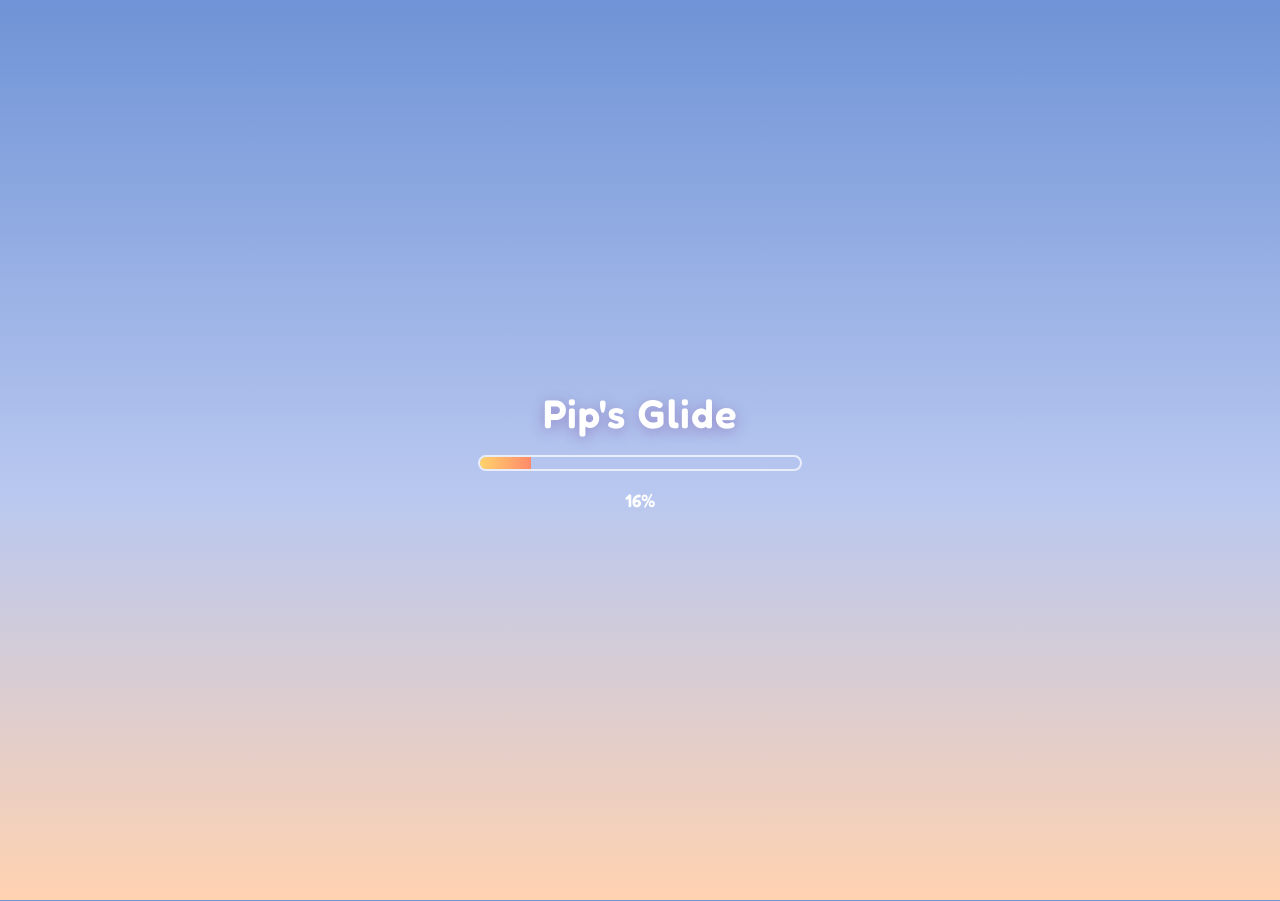
<file: index.html>
<!doctype html>
<html lang="en">
  <head>
    <meta charset="utf-8" />
    <meta
      name="viewport"
      content="width=device-width, initial-scale=1, maximum-scale=1, user-scalable=no, viewport-fit=cover"
    />
    <meta name="apple-mobile-web-app-capable" content="yes" />
    <meta name="mobile-web-app-capable" content="yes" />
    <meta name="theme-color" content="#6f93d6" />
    <title>Pip's Glide</title>
    <meta
      name="description"
      content="Pip's Glide: launch Pip from a sky island and glide as far as you can. A 3D flying game by Nerojust."
    />
    <link rel="manifest" href="./manifest.webmanifest" />
    <link rel="icon" type="image/png" sizes="192x192" href="./icons/icon-192.png" />
    <link rel="apple-touch-icon" href="./icons/apple-touch-icon.png" />
    <style>#loader{z-index:20;color:#fff;background:linear-gradient(#6f93d6,#b9c8f0 55%,#ffd2b0);flex-direction:column;justify-content:center;align-items:center;gap:18px;font:600 18px Fredoka,sans-serif;transition:opacity .35s;display:flex;position:fixed;inset:0}#loader h1{letter-spacing:1px;text-shadow:0 3px 14px #7846a073;margin:0;font-size:40px}.loader-track{border:2px solid #ffffffb3;border-radius:8px;width:min(320px,70vw);height:12px;overflow:hidden}.loader-fill{background:linear-gradient(90deg,#ffd36b,#ff8a6b);width:1%;height:100%}#loader.loader-hide{opacity:0;pointer-events:none}#loader.loader-error .loader-track{display:none}</style>
    <script type="module" crossorigin src="./assets/index-6Eo_oXvA.js"></script>
    <link rel="modulepreload" crossorigin href="./assets/dist-WmVykzCl.js">
    <link rel="modulepreload" crossorigin href="./assets/consent-status.enum-CdMsqkrY.js">
    <link rel="modulepreload" crossorigin href="./assets/friends-pc7c630W.js">
    <link rel="modulepreload" crossorigin href="./assets/definitions-BdWVgBTV.js">
    <link rel="stylesheet" crossorigin href="./assets/index-BsMWCaH0.css">
  </head>
  <body>
    <div
      id="loader"
      role="progressbar"
      aria-label="Loading"
      aria-valuemin="1"
      aria-valuemax="100"
      aria-valuenow="1"
    >
      <h1>Pip's Glide</h1>
      <div class="loader-track"><div class="loader-fill"></div></div>
      <div class="loader-percent">1%</div>
    </div>
    <script src="./loader.js"></script>
    <canvas id="game" aria-label="Pip's Glide"></canvas>
    <div id="fade" aria-hidden="true"></div>
    <div id="knob" hidden></div>
    <div id="rotate" role="alert">↻<br />Turn your phone sideways to fly</div>
  </body>
</html>
</file>
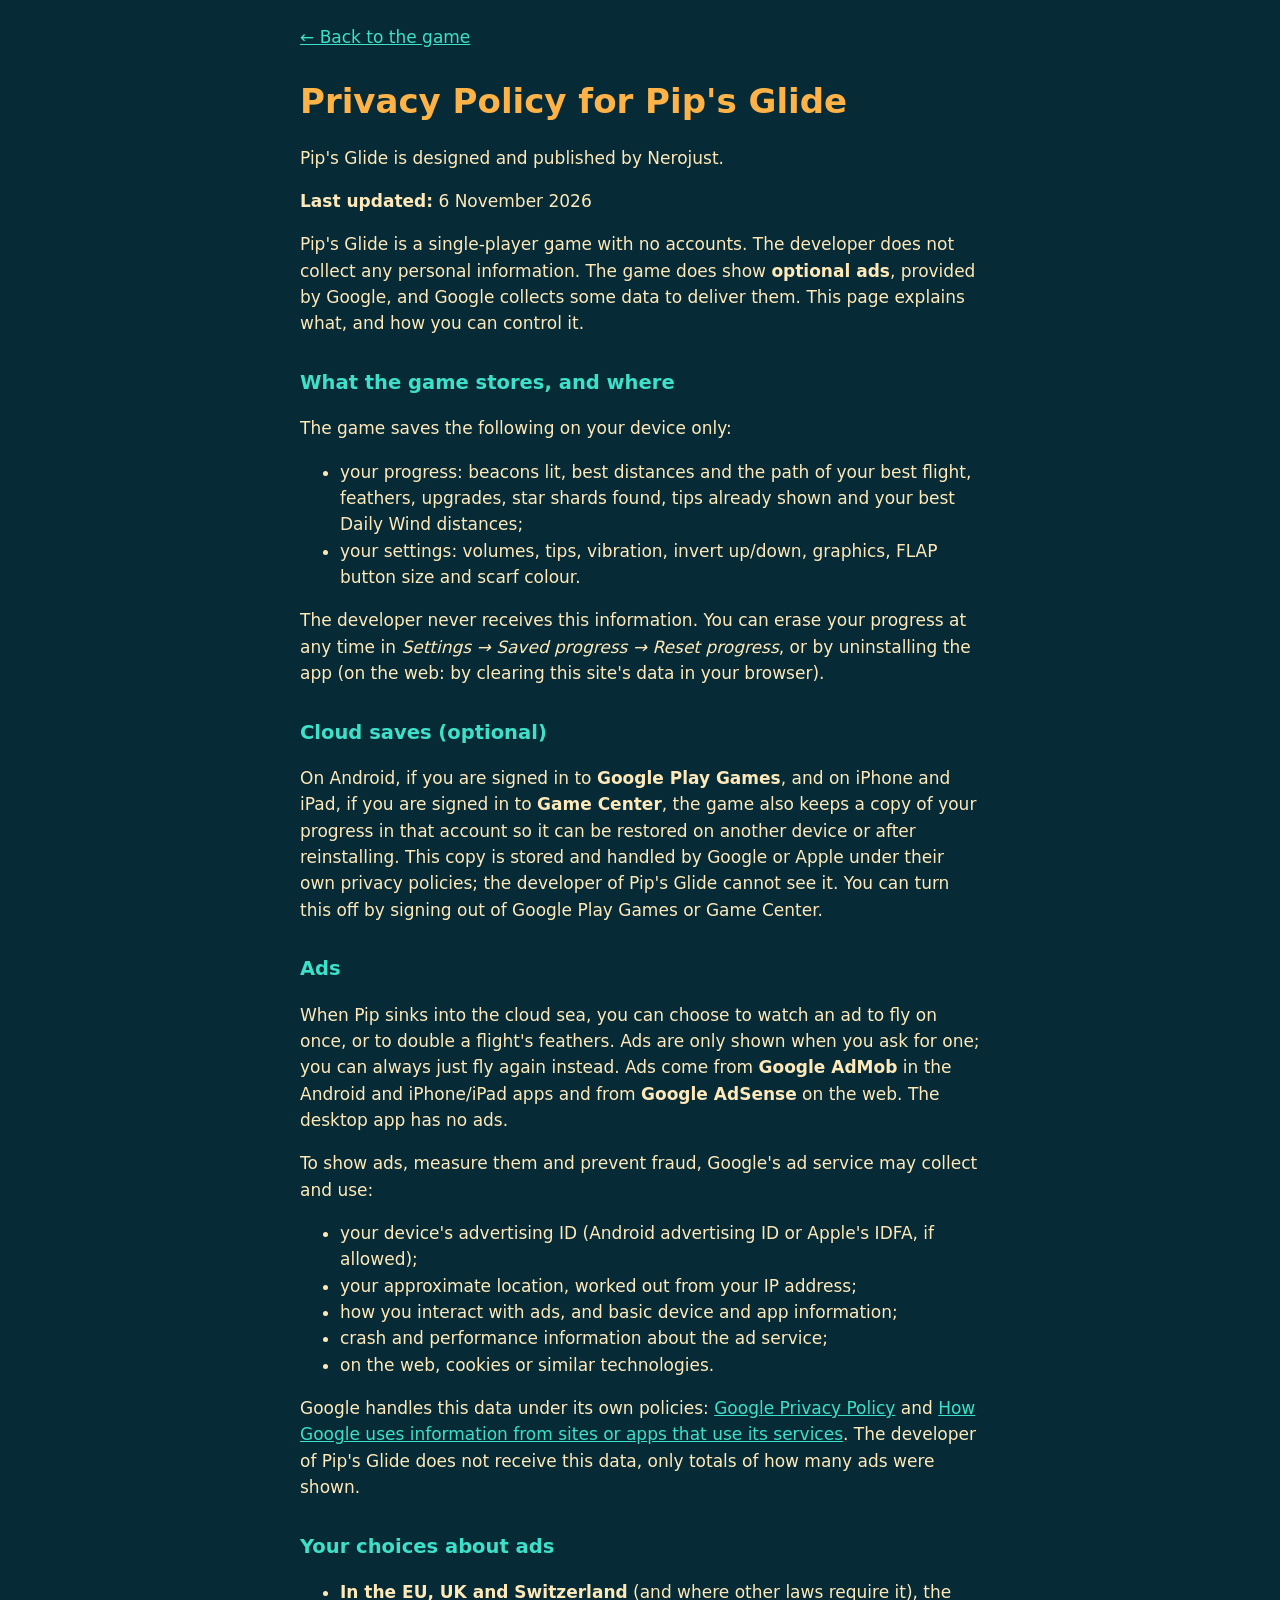
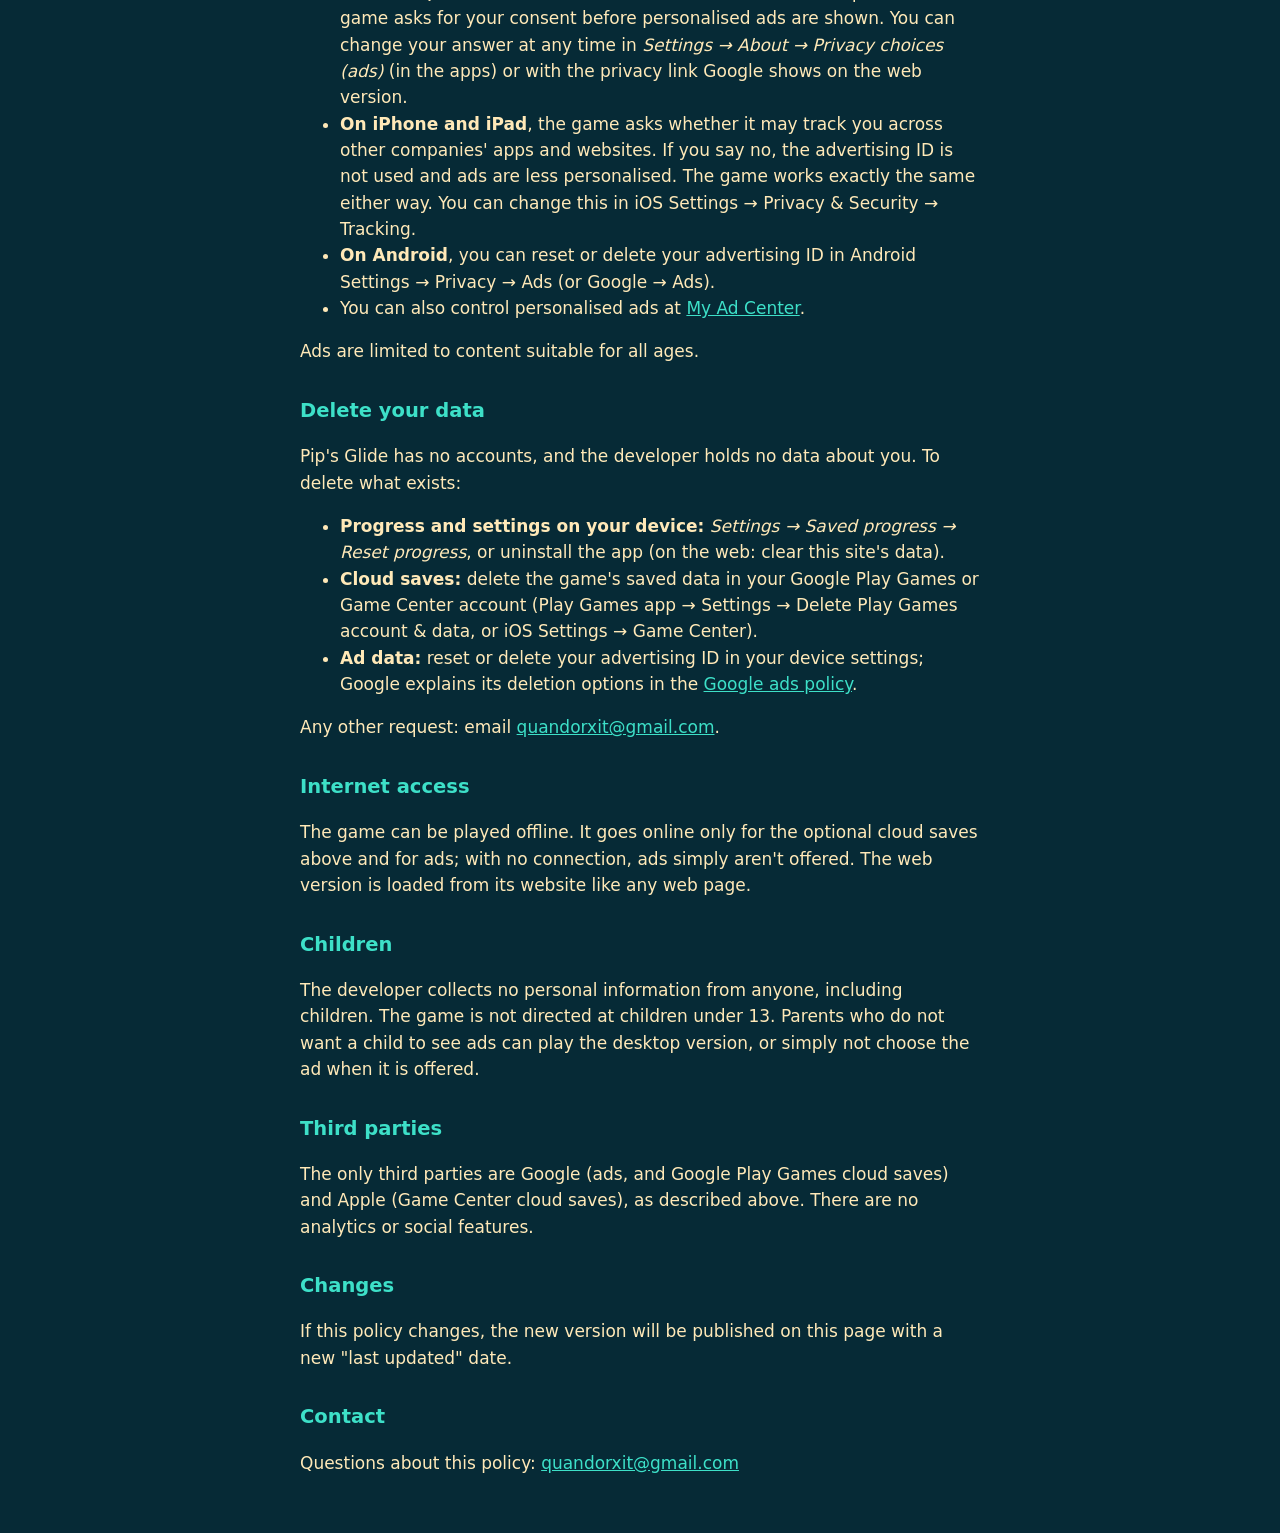
<file: privacy.html>
<!doctype html>
<html lang="en">
  <head>
    <meta charset="utf-8" />
    <meta name="viewport" content="width=device-width, initial-scale=1, viewport-fit=cover" />
    <title>Pip's Glide — Privacy Policy</title>
    <style>
      :root {
        color-scheme: dark;
      }
      body {
        margin: 0;
        padding: max(24px, env(safe-area-inset-top)) 20px 40px;
        background: #062a36;
        color: #ffe9b8;
        font:
          17px/1.55 system-ui,
          -apple-system,
          'Segoe UI',
          sans-serif;
      }
      main {
        max-width: 680px;
        margin: 0 auto;
      }
      h1 {
        color: #ffb347;
        line-height: 1.2;
      }
      h2 {
        margin-top: 1.6em;
        color: #3de0c8;
        font-size: 1.15em;
      }
      a {
        color: #3de0c8;
      }
      .back {
        display: inline-block;
        margin-bottom: 8px;
      }
    </style>
  </head>
  <body>
    <main>
      <a class="back" href="index.html">← Back to the game</a>
      <h1>Privacy Policy for Pip's Glide</h1>
      <p>Pip's Glide is designed and published by Nerojust.</p>
      <p><strong>Last updated:</strong> 6 November 2026</p>

      <p>
        Pip's Glide is a single-player game with no accounts. The developer does not collect any
        personal information. The game does show <strong>optional ads</strong>, provided by Google,
        and Google collects some data to deliver them. This page explains what, and how you can
        control it.
      </p>

      <h2>What the game stores, and where</h2>
      <p>The game saves the following on your device only:</p>
      <ul>
        <li>
          your progress: beacons lit, best distances and the path of your best flight, feathers,
          upgrades, star shards found, tips already shown and your best Daily Wind distances;
        </li>
        <li>
          your settings: volumes, tips, vibration, invert up/down, graphics, FLAP button size and
          scarf colour.
        </li>
      </ul>
      <p>
        The developer never receives this information. You can erase your progress at any time in
        <em>Settings → Saved progress → Reset progress</em>, or by uninstalling the app (on the web:
        by clearing this site's data in your browser).
      </p>

      <h2>Cloud saves (optional)</h2>
      <p>
        On Android, if you are signed in to <strong>Google Play Games</strong>, and on iPhone and
        iPad, if you are signed in to <strong>Game Center</strong>, the game also keeps a copy of
        your progress in that account so it can be restored on another device or after reinstalling.
        This copy is stored and handled by Google or Apple under their own privacy policies; the
        developer of Pip's Glide cannot see it. You can turn this off by signing out of Google Play
        Games or Game Center.
      </p>

      <h2>Ads</h2>
      <p>
        When Pip sinks into the cloud sea, you can choose to watch an ad to fly on once, or to
        double a flight's feathers. Ads are only shown when you ask for one; you can always just fly
        again instead. Ads come from
        <strong>Google AdMob</strong> in the Android and iPhone/iPad apps and from
        <strong>Google AdSense</strong> on the web. The desktop app has no ads.
      </p>
      <p>To show ads, measure them and prevent fraud, Google's ad service may collect and use:</p>
      <ul>
        <li>your device's advertising ID (Android advertising ID or Apple's IDFA, if allowed);</li>
        <li>your approximate location, worked out from your IP address;</li>
        <li>how you interact with ads, and basic device and app information;</li>
        <li>crash and performance information about the ad service;</li>
        <li>on the web, cookies or similar technologies.</li>
      </ul>
      <p>
        Google handles this data under its own policies:
        <a href="https://policies.google.com/privacy">Google Privacy Policy</a> and
        <a href="https://policies.google.com/technologies/partner-sites"
          >How Google uses information from sites or apps that use its services</a
        >. The developer of Pip's Glide does not receive this data, only totals of how many ads were
        shown.
      </p>

      <h2>Your choices about ads</h2>
      <ul>
        <li>
          <strong>In the EU, UK and Switzerland</strong> (and where other laws require it), the game
          asks for your consent before personalised ads are shown. You can change your answer at any
          time in <em>Settings → About → Privacy choices (ads)</em> (in the apps) or with the
          privacy link Google shows on the web version.
        </li>
        <li>
          <strong>On iPhone and iPad</strong>, the game asks whether it may track you across other
          companies' apps and websites. If you say no, the advertising ID is not used and ads are
          less personalised. The game works exactly the same either way. You can change this in iOS
          Settings → Privacy &amp; Security → Tracking.
        </li>
        <li>
          <strong>On Android</strong>, you can reset or delete your advertising ID in Android
          Settings → Privacy → Ads (or Google → Ads).
        </li>
        <li>
          You can also control personalised ads at
          <a href="https://adssettings.google.com">My Ad Center</a>.
        </li>
      </ul>
      <p>Ads are limited to content suitable for all ages.</p>

      <h2 id="delete-your-data">Delete your data</h2>
      <p>
        Pip's Glide has no accounts, and the developer holds no data about you. To delete what
        exists:
      </p>
      <ul>
        <li>
          <strong>Progress and settings on your device:</strong>
          <em>Settings → Saved progress → Reset progress</em>, or uninstall the app (on the web:
          clear this site's data).
        </li>
        <li>
          <strong>Cloud saves:</strong> delete the game's saved data in your Google Play Games or
          Game Center account (Play Games app → Settings → Delete Play Games account &amp; data, or
          iOS Settings → Game Center).
        </li>
        <li>
          <strong>Ad data:</strong> reset or delete your advertising ID in your device settings;
          Google explains its deletion options in the
          <a href="https://policies.google.com/technologies/ads">Google ads policy</a>.
        </li>
      </ul>
      <p>
        Any other request: email <a href="mailto:quandorxit@gmail.com">quandorxit@gmail.com</a>.
      </p>

      <h2>Internet access</h2>
      <p>
        The game can be played offline. It goes online only for the optional cloud saves above and
        for ads; with no connection, ads simply aren't offered. The web version is loaded from its
        website like any web page.
      </p>

      <h2>Children</h2>
      <p>
        The developer collects no personal information from anyone, including children. The game is
        not directed at children under 13. Parents who do not want a child to see ads can play the
        desktop version, or simply not choose the ad when it is offered.
      </p>

      <h2>Third parties</h2>
      <p>
        The only third parties are Google (ads, and Google Play Games cloud saves) and Apple (Game
        Center cloud saves), as described above. There are no analytics or social features.
      </p>

      <h2>Changes</h2>
      <p>
        If this policy changes, the new version will be published on this page with a new "last
        updated" date.
      </p>

      <h2>Contact</h2>
      <p>
        Questions about this policy: <a href="mailto:quandorxit@gmail.com">quandorxit@gmail.com</a>
      </p>
    </main>
  </body>
</html>
</file>
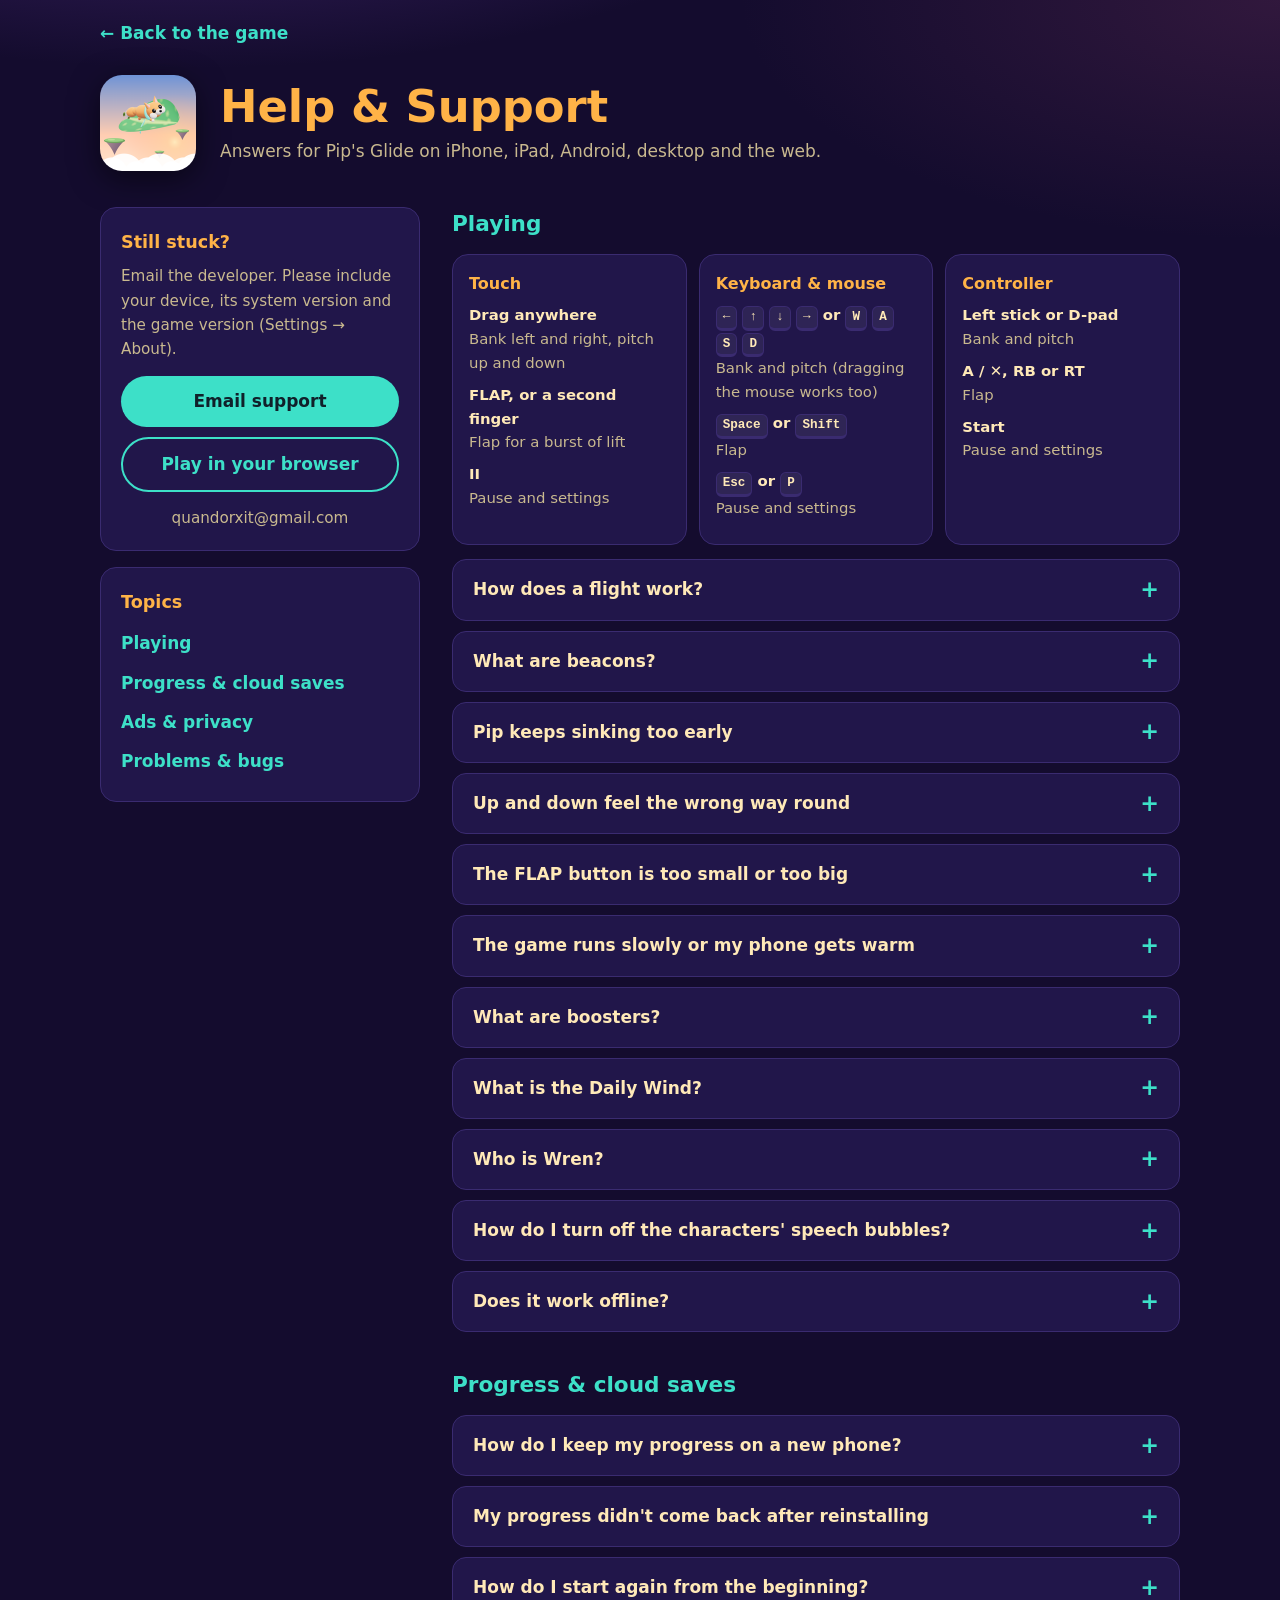
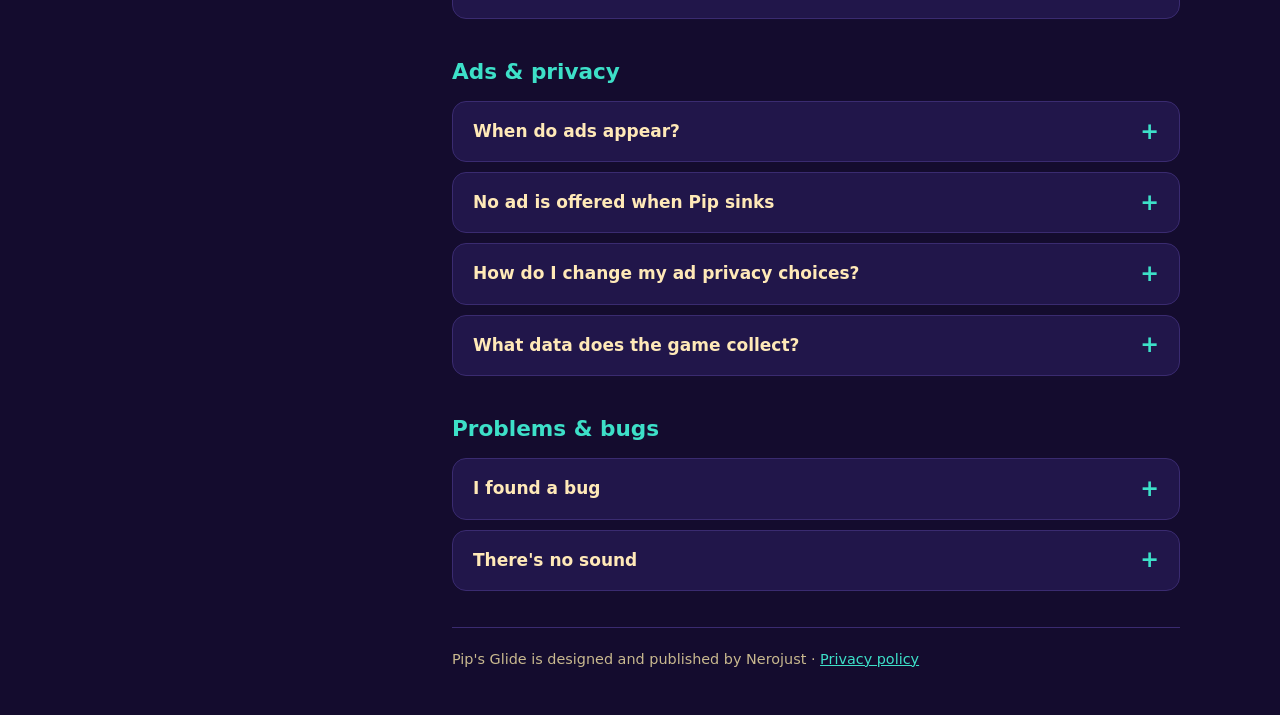
<file: support.html>
<!doctype html>
<html lang="en">
  <head>
    <meta charset="utf-8" />
    <meta name="viewport" content="width=device-width, initial-scale=1, viewport-fit=cover" />
    <title>Pip's Glide — Help &amp; Support</title>
    <meta
      name="description"
      content="Help for Pip's Glide: controls, cloud saves, ads and privacy, and how to contact the developer."
    />
    <link rel="icon" href="icons/icon-192.png" />
    <link rel="stylesheet" href="page.css" />
  </head>
  <body>
    <div class="wrap">
      <a class="back" href="index.html">← Back to the game</a>

      <header>
        <img src="icons/icon-192.png" alt="" />
        <div>
          <h1>Help &amp; Support</h1>
          <p>Answers for Pip's Glide on iPhone, iPad, Android, desktop and the web.</p>
        </div>
      </header>

      <div class="layout">
        <aside>
          <div class="card">
            <h2>Still stuck?</h2>
            <p>
              Email the developer. Please include your device, its system version and the game
              version (Settings → About).
            </p>
            <a class="button" href="mailto:quandorxit@gmail.com?subject=Pip's%20Glide%20support"
              >Email support</a
            >
            <a class="button secondary" href="index.html">Play in your browser</a>
            <p class="email">quandorxit@gmail.com</p>
          </div>
          <nav class="card" aria-label="Topics">
            <h2>Topics</h2>
            <ul>
              <li><a href="#playing">Playing</a></li>
              <li><a href="#progress">Progress &amp; cloud saves</a></li>
              <li><a href="#ads">Ads &amp; privacy</a></li>
              <li><a href="#trouble">Problems &amp; bugs</a></li>
            </ul>
          </nav>
        </aside>

        <main>
          <section id="playing">
            <h2>Playing</h2>
            <div class="controls">
              <div class="card">
                <h3>Touch</h3>
                <dl>
                  <dt>Drag anywhere</dt>
                  <dd>Bank left and right, pitch up and down</dd>
                  <dt>FLAP, or a second finger</dt>
                  <dd>Flap for a burst of lift</dd>
                  <dt>II</dt>
                  <dd>Pause and settings</dd>
                </dl>
              </div>
              <div class="card">
                <h3>Keyboard &amp; mouse</h3>
                <dl>
                  <dt>
                    <kbd>←</kbd> <kbd>↑</kbd> <kbd>↓</kbd> <kbd>→</kbd> or <kbd>W</kbd> <kbd>A</kbd>
                    <kbd>S</kbd> <kbd>D</kbd>
                  </dt>
                  <dd>Bank and pitch (dragging the mouse works too)</dd>
                  <dt><kbd>Space</kbd> or <kbd>Shift</kbd></dt>
                  <dd>Flap</dd>
                  <dt><kbd>Esc</kbd> or <kbd>P</kbd></dt>
                  <dd>Pause and settings</dd>
                </dl>
              </div>
              <div class="card">
                <h3>Controller</h3>
                <dl>
                  <dt>Left stick or D-pad</dt>
                  <dd>Bank and pitch</dd>
                  <dt>A / ✕, RB or RT</dt>
                  <dd>Flap</dd>
                  <dt>Start</dt>
                  <dd>Pause and settings</dd>
                </dl>
              </div>
            </div>
            <details>
              <summary>How does a flight work?</summary>
              <div>
                <p>
                  Pip launches from a sky island and glides as far as possible. Pitch down to gain
                  speed, pull up to trade it for height; fly too slowly and Pip stalls. Ride
                  thermals for free height, fly along wind ribbons for speed and skim low over
                  island tops to build a combo. The flight ends when Pip sinks into the cloud sea.
                </p>
              </div>
            </details>
            <details>
              <summary>What are beacons?</summary>
              <div>
                <p>
                  Beacons stand along the archipelago. Fly past one to light it: it pays feathers
                  the first time and becomes a launch point on the sky map, so later flights can
                  start further out. Twelve beacons lead through four skies to the Star Nest.
                </p>
              </div>
            </details>
            <details>
              <summary>Pip keeps sinking too early</summary>
              <div>
                <p>
                  Spend feathers on glider upgrades: better wings sink slower, thermal sense makes
                  thermals stronger. Save a flap for when you're low. If it's still too hard, try
                  Settings → Gameplay → Difficulty assist.
                </p>
              </div>
            </details>
            <details>
              <summary>Up and down feel the wrong way round</summary>
              <div><p>Turn on invert up/down in Settings → Gameplay.</p></div>
            </details>
            <details>
              <summary>The FLAP button is too small or too big</summary>
              <div><p>Change it in Settings → Touch controls → FLAP button size.</p></div>
            </details>
            <details>
              <summary>The game runs slowly or my phone gets warm</summary>
              <div><p>Set Settings → Gameplay → Graphics to Low.</p></div>
            </details>
            <details>
              <summary>What are boosters?</summary>
              <div>
                <p>
                  Boosters are one-flight helpers: High Launch (60 feathers), Extra Flaps (80) and
                  Skim Double (100). Buy them with feathers in the shop, or win them from some
                  missions. You can take up to 2 on a flight; Retry reuses them if you still have
                  some. Feathers can't be bought with money.
                </p>
              </div>
            </details>
            <details>
              <summary>What is the Daily Wind?</summary>
              <div>
                <p>
                  Once the first beacon is lit, a new world opens every day, the same for every
                  player. Your best distance of the day is kept.
                </p>
              </div>
            </details>
            <details>
              <summary>Who is Wren?</summary>
              <div>
                <p>
                  Wren is a swallow who joins Pip once three beacons are lit. Wren flies beside Pip
                  and finds 10% extra feathers on every flight (shown on the results screen).
                </p>
              </div>
            </details>
            <details>
              <summary>How do I turn off the characters' speech bubbles?</summary>
              <div>
                <p>
                  Turn off Settings → Gameplay → Character chat. The guides never pause the game
                  while they talk. You can read about every friend you have met in the Wardrobe.
                </p>
              </div>
            </details>
            <details>
              <summary>Does it work offline?</summary>
              <div>
                <p>
                  Yes. The whole game works offline. Only cloud saves and ads need a connection.
                </p>
              </div>
            </details>
          </section>

          <section id="progress">
            <h2>Progress &amp; cloud saves</h2>
            <details>
              <summary>How do I keep my progress on a new phone?</summary>
              <div>
                <p>
                  Sign in to <strong>Game Center</strong> on iPhone and iPad, or
                  <strong>Google Play Games</strong> on Android. The game keeps a copy of your
                  progress in that account and restores it on any device signed in to the same
                  account. You can check the status in Settings → Saved progress.
                </p>
                <p>Without it, progress stays on the device.</p>
              </div>
            </details>
            <details>
              <summary>My progress didn't come back after reinstalling</summary>
              <div>
                <p>
                  Make sure you're signed in to the same Game Center or Google Play Games account as
                  before, then open Settings → Saved progress and wait a moment while it syncs. If
                  it still doesn't appear, email support.
                </p>
              </div>
            </details>
            <details>
              <summary>How do I start again from the beginning?</summary>
              <div>
                <p>
                  Settings → Saved progress → Reset progress, then tap again to confirm. This can't
                  be undone.
                </p>
              </div>
            </details>
          </section>

          <section id="ads">
            <h2>Ads &amp; privacy</h2>
            <details>
              <summary>When do ads appear?</summary>
              <div>
                <p>
                  Only when you choose to watch one: to lift Pip back out of the cloud sea once, or
                  to double the feathers from a flight. You can always just fly again instead. The
                  desktop version has no ads.
                </p>
              </div>
            </details>
            <details>
              <summary>No ad is offered when Pip sinks</summary>
              <div>
                <p>
                  You may be offline, or no ad is available right now. Try again later, or just fly
                  again.
                </p>
              </div>
            </details>
            <details>
              <summary>How do I change my ad privacy choices?</summary>
              <div>
                <p>
                  In the game: Settings → About → Privacy choices (ads). On iPhone and iPad,
                  tracking permission is in iOS Settings → Privacy &amp; Security → Tracking.
                </p>
              </div>
            </details>
            <details>
              <summary>What data does the game collect?</summary>
              <div>
                <p>
                  Pip's Glide has no accounts and the developer collects no personal information.
                  Google collects some data to show ads. Read the full
                  <a href="privacy.html">privacy policy</a>.
                </p>
              </div>
            </details>
          </section>

          <section id="trouble">
            <h2>Problems &amp; bugs</h2>
            <details>
              <summary>I found a bug</summary>
              <div>
                <p>
                  Email support with what happened, how far Pip had flown and, if you can, a
                  screenshot or screen recording. It helps a lot.
                </p>
              </div>
            </details>
            <details>
              <summary>There's no sound</summary>
              <div>
                <p>
                  Check the volumes in Settings → Sound, and that your device's volume is turned up.
                  If it still doesn't play, email support.
                </p>
              </div>
            </details>
          </section>

          <footer>
            Pip's Glide is designed and published by Nerojust ·
            <a href="privacy.html">Privacy policy</a>
          </footer>
        </main>
      </div>
    </div>
  </body>
</html>
</file>
<file: assets/index-BsMWCaH0.css>
@font-face{font-family:Fredoka;font-style:normal;font-display:swap;font-weight:500;src:url(./fredoka-hebrew-500-normal-DdMTjgiE.woff2)format("woff2"),url(./fredoka-hebrew-500-normal-BtShCMVp.woff)format("woff");unicode-range:U+307-308,U+590-5FF,U+200C-2010,U+20AA,U+25CC,U+FB1D-FB4F}@font-face{font-family:Fredoka;font-style:normal;font-display:swap;font-weight:500;src:url([data-uri])format("woff2"),url([data-uri])format("woff");unicode-range:U+100-2BA,U+2BD-2C5,U+2C7-2CC,U+2CE-2D7,U+2DD-2FF,U+304,U+308,U+329,U+1D00-1DBF,U+1E00-1E9F,U+1EF2-1EFF,U+2020,U+20A0-20AB,U+20AD-20C0,U+2113,U+2C60-2C7F,U+A720-A7FF}@font-face{font-family:Fredoka;font-style:normal;font-display:swap;font-weight:500;src:url(./fredoka-latin-500-normal-B0JifZgm.woff2)format("woff2"),url(./fredoka-latin-500-normal-BL692wg7.woff)format("woff");unicode-range:U+??,U+131,U+152-153,U+2BB-2BC,U+2C6,U+2DA,U+2DC,U+304,U+308,U+329,U+2000-206F,U+20AC,U+2122,U+2191,U+2193,U+2212,U+2215,U+FEFF,U+FFFD}@font-face{font-family:Fredoka;font-style:normal;font-display:swap;font-weight:600;src:url(./fredoka-hebrew-600-normal-CTBxhdlE.woff2)format("woff2"),url(./fredoka-hebrew-600-normal-BiVDObXj.woff)format("woff");unicode-range:U+307-308,U+590-5FF,U+200C-2010,U+20AA,U+25CC,U+FB1D-FB4F}@font-face{font-family:Fredoka;font-style:normal;font-display:swap;font-weight:600;src:url([data-uri])format("woff2"),url([data-uri])format("woff");unicode-range:U+100-2BA,U+2BD-2C5,U+2C7-2CC,U+2CE-2D7,U+2DD-2FF,U+304,U+308,U+329,U+1D00-1DBF,U+1E00-1E9F,U+1EF2-1EFF,U+2020,U+20A0-20AB,U+20AD-20C0,U+2113,U+2C60-2C7F,U+A720-A7FF}@font-face{font-family:Fredoka;font-style:normal;font-display:swap;font-weight:600;src:url(./fredoka-latin-600-normal-C4zohCW5.woff2)format("woff2"),url(./fredoka-latin-600-normal-CcrEjrB4.woff)format("woff");unicode-range:U+??,U+131,U+152-153,U+2BB-2BC,U+2C6,U+2DA,U+2DC,U+304,U+308,U+329,U+2000-206F,U+20AC,U+2122,U+2191,U+2193,U+2212,U+2215,U+FEFF,U+FFFD}:root{--ink:#2d3a5c;--ink-soft:#5d6b90;--glass:#ffffffc2;--glass-strong:#ffffffed;--edge:#fffffff2;--dawn:#ff8a5c;--dawn-2:#ffb347;--sun:#ffd25e;--rose:#ff6f8a;--sky:#6f93d6;--sky-deep:#4d6fb8;--mint:#3fbf8f;--danger:#ff5a5f;--shadow:0 8px 26px #4650963d;--radius:22px;--font:600 16px Fredoka, "Trebuchet MS", sans-serif;--touch:48px;--lightningcss-light:initial;--lightningcss-dark: ;color-scheme:light}html,body{background:var(--sky);touch-action:none;-webkit-user-select:none;user-select:none;-webkit-touch-callout:none;-webkit-tap-highlight-color:transparent;height:100%;font:var(--font);color:var(--ink);margin:0;overflow:hidden}[hidden]{display:none!important}#game{width:100vw;height:100vh;height:100dvh;display:block}button{font:inherit;color:inherit;cursor:pointer;touch-action:manipulation;transition:transform 90ms ease-out,background-color .12s}button:active:not(:disabled){transform:scale(.96)}button:focus-visible,a:focus-visible,input:focus-visible{outline:3px solid var(--dawn);outline-offset:3px}dialog,#sky-map .map-head,#sky-map .next-goal,#result .result-card,.daily-card{background:var(--glass);border:2px solid var(--edge);border-radius:var(--radius);box-shadow:var(--shadow);-webkit-backdrop-filter:blur(12px)}dialog{width:min(560px,92vw);max-height:90dvh;color:var(--ink);background:var(--glass-strong);font:var(--font);padding:16px 22px 18px;overflow-y:auto}dialog::backdrop{-webkit-backdrop-filter:blur(3px);backdrop-filter:blur(3px);background:linear-gradient(#6e8cd259,#ffb49659)}dialog h2{text-align:center;margin:0 0 10px;font-size:26px}dialog h3{color:var(--sky-deep);text-transform:uppercase;letter-spacing:.06em;margin:16px 0 6px;font-size:15px}dialog p{color:var(--ink-soft);margin:6px 0;font-weight:500}.primary,dialog button.done,#menu>button:first-of-type{background:linear-gradient(180deg, var(--dawn-2), var(--dawn));color:#fff;text-shadow:0 1px 2px #aa461e73;border:0;border-radius:999px;min-height:56px;padding:0 28px;font-size:22px;box-shadow:0 5px #d8653c,0 10px 22px #ff785059}.secondary,.wide{min-height:var(--touch);border:2px solid var(--edge);background:var(--glass);color:var(--ink);border-radius:999px;padding:0 20px;font-size:18px;box-shadow:0 3px 10px #46509629}button:disabled{opacity:.55;cursor:default;filter:saturate(.4)}.feather-label:before{content:"";vertical-align:-.08em;background:linear-gradient(135deg, #fff7d6, var(--sun) 55%, #f0a12a);border-radius:100% 0;width:.62em;height:.95em;margin-right:.35em;display:inline-block;transform:rotate(30deg);box-shadow:inset -1px -1px #b4641473}#rotate{display:none}@media (pointer:coarse) and (orientation:portrait){#rotate{z-index:60;background:linear-gradient(180deg, var(--sky), #ffd2b0);color:#fff;text-align:center;text-shadow:0 2px 8px #503c8c66;place-items:center;padding:24px;font-size:22px;display:grid;position:fixed;inset:0}}#title-logo{top:max(5vh, calc(env(safe-area-inset-top) + 8px));text-align:center;pointer-events:none;position:fixed;left:0;right:0}#title-logo h1{color:#fff;letter-spacing:.01em;text-shadow:0 3px 0 var(--dawn), 0 6px 0 #e0673f, 0 12px 30px #7846aa66;margin:0;font-size:clamp(44px,13vh,96px);line-height:1}#title-logo .tagline{color:#fff;text-shadow:0 2px 8px #503c8c73;margin:8px 0 0;font-size:clamp(16px,3.6vh,22px)}#title-menu{left:0;right:0;bottom:max(5vh, calc(env(safe-area-inset-bottom) + 12px));flex-direction:column;align-items:center;gap:12px;display:flex;position:fixed}#title-menu>button{width:min(320px,70vw)}#title-menu>button.primary{min-height:64px;font-size:28px}#title-menu>button small{color:var(--ink-soft);font-size:13px;font-weight:500;display:block}#title-menu>button.wide:disabled{opacity:.85;filter:none;padding:6px 20px}.icon-row{gap:18px;margin-top:4px;display:flex}.icon-item{color:#fff;text-shadow:0 1px 4px #3c32788c;flex-direction:column;align-items:center;gap:4px;font-size:13px;display:flex}.icon-item button{border:2px solid var(--edge);background:var(--glass);width:54px;height:54px;box-shadow:var(--shadow);border-radius:50%;font-size:24px}@media (max-height:430px){#title-logo h1{font-size:15vh}#title-menu{gap:8px}#title-menu>button.primary{min-height:54px}.icon-item button{width:48px;height:48px}}#menu-button,#back-button{top:calc(env(safe-area-inset-top) + 12px);z-index:5;min-width:var(--touch);height:var(--touch);border:2px solid var(--edge);background:var(--glass);color:var(--ink);border-radius:999px;position:fixed;box-shadow:0 3px 10px #46509633}#menu-button{right:calc(env(safe-area-inset-right) + 12px);width:var(--touch);padding:0;font-size:20px}#back-button{left:calc(env(safe-area-inset-left) + 12px);padding:0 18px;font-size:17px}#sky-map{padding:calc(env(safe-area-inset-top) + 10px) calc(env(safe-area-inset-right) + 12px) calc(env(safe-area-inset-bottom) + 10px) calc(env(safe-area-inset-left) + 12px);grid-template-rows:auto 1fr auto auto;gap:8px;display:grid;position:fixed;inset:0}#sky-map .map-head{border-radius:999px;justify-self:center;align-items:center;gap:14px;padding:4px 6px 4px 20px;display:flex}#sky-map h2{margin:0;font-size:22px}#sky-map .purse{font-size:20px}.workshop-button{background:linear-gradient(180deg, #8fb0ee, var(--sky-deep));color:#fff;border:0;border-radius:999px;min-height:42px;padding:0 18px;position:relative}.workshop-button.badge:after{content:"!";background:var(--rose);color:#fff;border-radius:50%;width:22px;height:22px;font-size:15px;line-height:22px;animation:1.4s ease-in-out infinite nudge;position:absolute;top:-6px;right:-4px;box-shadow:0 0 0 2px #fff}@keyframes nudge{50%{scale:1.2}}.map-path{scroll-snap-type:x proximity;scrollbar-width:none;align-items:stretch;gap:6px;min-height:0;display:flex;overflow-x:auto;-webkit-mask-image:linear-gradient(90deg,#0000,#000 20px calc(100% - 20px),#0000);mask-image:linear-gradient(90deg,#0000,#000 20px calc(100% - 20px),#0000)}.map-path .sky{border-radius:var(--radius);scroll-snap-align:center;flex-direction:column;flex:1 0 auto;min-width:0;padding:6px 6px 8px;display:flex}.map-path .sky.home{flex:none;justify-content:center}.sky-meadow{background:linear-gradient(#ffecc88c,#aae6aa73)}.sky-cliffs{background:linear-gradient(#c8e6ff8c,#96bef073)}.sky-storm{background:linear-gradient(#c8c8eb8c,#8282be80)}.sky-aurora{background:linear-gradient(#c8aaff80,#78e6c873)}.sky-head{color:#fff;text-shadow:0 1px 4px #3c32788c;justify-content:space-between;gap:8px;padding:2px 8px;font-size:14px;display:flex}.sky-head .shards{color:#fff6c8}.stops{flex:1;justify-content:space-around;align-items:center;gap:4px;display:flex}.stops .stop:nth-child(2){translate:0 -14px}.stop{width:94px;color:var(--ink);text-align:center;background:0 0;border:0;border-radius:18px;flex-direction:column;align-items:center;gap:2px;padding:6px 2px;display:flex}.stop .dot{color:#ffffffd9;background:#ffffff4d;border:2px dashed #fffc;border-radius:50%;place-items:center;width:44px;height:44px;font-size:20px;display:grid}.stop.lit .dot{background:radial-gradient(circle at 40% 35%, #fff7d0, var(--sun) 50%, var(--dawn));color:#fff;border:2px solid #fff;box-shadow:0 0 18px #ffc85ad9}.stop.next .dot{border-color:#fff;animation:1.6s ease-in-out infinite nudge}.stop .name{color:#fff;text-shadow:0 1px 4px #3c3278b3;font-size:13px;line-height:1.1}.stop .best{color:#fff6c8;text-shadow:0 1px 3px #3c3278b3;min-height:1em;font-size:12px;font-weight:500}button.stop[aria-pressed=true]{background:var(--glass);box-shadow:0 0 0 3px var(--dawn)}button.stop[aria-pressed=true] .name,button.stop[aria-pressed=true] .best{color:var(--ink);text-shadow:none}#sky-map .next-goal{text-align:center;border-radius:999px;justify-self:center;margin:0;padding:6px 18px;font-size:16px}.map-actions{justify-content:center;align-items:center;gap:14px;display:flex}.map-actions .launch{min-width:min(360px,50vw);min-height:62px;font-size:24px}.daily-card{text-align:left;grid-template-columns:auto 1fr;align-items:center;column-gap:8px;min-height:62px;padding:4px 16px;display:grid}.daily-card .icon{color:var(--dawn);grid-row:span 3;font-size:26px}.daily-card .best,.daily-card .streak{color:var(--ink-soft);font-size:13px;font-weight:500}.daily-card .streak{color:var(--dawn)}@media (max-height:430px){#sky-map{gap:5px}.stop{width:80px;padding:3px 2px}.stop .dot{width:36px;height:36px;font-size:17px}.map-actions .launch,.daily-card{min-height:52px}}#workshop .sheet-head{justify-content:space-between;align-items:center;display:flex}#workshop h2{margin:0}.purse{color:var(--ink);margin:0;font-size:22px}.purse.spent{animation:.45s ease-out spent}@keyframes spent{30%{color:var(--dawn);scale:1.18}}.tabs{background:#6f93d629;border-radius:999px;gap:6px;margin:10px 0 8px;padding:4px;display:flex}.tabs button{background:0 0;border:0;border-radius:999px;flex:1;min-height:42px}.tabs button[aria-selected=true]{color:var(--dawn);background:#fff;box-shadow:0 2px 8px #4650962e}#workshop .panel{gap:8px;display:grid}#workshop .about{color:var(--ink-soft);font-size:14px;font-weight:500}#workshop .card{background:#fff;border-radius:18px;grid-template-columns:56px 1fr auto;align-items:center;gap:12px;padding:8px 10px;display:grid;position:relative;box-shadow:0 2px 10px #4650961f}#workshop .icon{background:linear-gradient(#e2ecff,#ffe9d8);border-radius:16px;width:56px;height:56px}#workshop .icon img{width:100%;height:100%}#workshop .body{flex-direction:column;gap:2px;min-width:0;display:flex}#workshop .body strong{font-size:18px}#workshop .effect{color:var(--ink-soft);font-size:14px;font-weight:500}#workshop .change{color:var(--mint);font-size:13px}#workshop .owned{color:var(--sky-deep);font-size:13px}.pips{gap:4px;display:flex}.pip{background:#6f93d640;border-radius:4px;width:16px;height:7px}.pip.on{background:linear-gradient(90deg, var(--dawn-2), var(--dawn))}#workshop .price{min-width:92px;min-height:var(--touch);background:linear-gradient(180deg, var(--dawn-2), var(--dawn));color:#fff;border:0;border-radius:999px;padding:0 14px;font-size:18px;box-shadow:0 3px #d8653c}#workshop .price.maxed{background:var(--mint);box-shadow:none;opacity:1;filter:none}#workshop .card.burst{animation:.5s ease-out bought}#workshop .card.burst:after{content:"";pointer-events:none;box-shadow:0 0 0 0 var(--sun);border-radius:18px;animation:.6s ease-out forwards burst;position:absolute;inset:0}@keyframes bought{30%{background:#fff4dc;scale:1.03}}@keyframes burst{to{box-shadow:0 0 0 16px #ffd25e00}}#workshop .missions{gap:6px;margin:0;padding:0;list-style:none;display:grid}#workshop .missions li{background:#fff;border-radius:14px;justify-content:space-between;gap:12px;padding:12px 14px;display:flex}#workshop .reward{color:var(--dawn);white-space:nowrap}dialog .note{text-align:center;min-height:1.3em;color:var(--mint)}dialog button.done{min-width:180px;margin:8px auto 0;display:block}#ready{width:min(520px,92vw);margin-bottom:max(12px, env(safe-area-inset-bottom));padding:12px 18px 14px}#ready h2{margin:0;font-size:20px}#ready .from{text-align:center;color:var(--dawn);margin:0}#ready .about{text-align:center;font-size:14px}#ready .boosters{grid-template-columns:repeat(3,1fr);gap:8px;display:grid}.booster{min-height:64px;color:var(--ink-soft);background:#fff;border:2px solid #6f93d640;border-radius:16px;flex-direction:column;gap:2px;padding:8px;font-size:13px;font-weight:500;display:flex}.booster strong{color:var(--ink);font-size:15px}.booster[aria-pressed=true]{border-color:var(--dawn);box-shadow:0 0 0 2px var(--dawn);background:#fff1e6}#ready .actions{justify-content:center;gap:12px;margin-top:12px;display:flex}#menu{width:min(340px,86vw)}#menu>button{width:100%;margin-top:10px;display:block}#menu>button.secondary{font-size:18px}.howto-controls{grid-template-columns:auto 1fr;gap:6px 14px;margin:0;display:grid}.howto-controls dt{color:var(--dawn)}.howto-controls dd{margin:0;font-weight:500}.howto-flying,.howto-items{gap:6px;margin:0;padding:0;font-weight:500;list-style:none;display:grid}.howto-flying li:before{content:"➶ ";color:var(--sky-deep)}.howto-items li{align-items:center;gap:10px;display:flex}.howto-items img{background:linear-gradient(#e2ecff,#ffe9d8);border-radius:14px;flex:none;width:52px;height:52px}#howto h2:focus{outline:none}#howto>button{margin:14px auto 0;display:block}#howto>button:last-child{background:linear-gradient(180deg, var(--dawn-2), var(--dawn));color:#fff;border:0;border-radius:999px;min-height:56px;padding:0 32px;font-size:22px}#settings section{margin-top:6px}#settings label{min-height:var(--touch);justify-content:space-between;align-items:center;gap:12px;font-weight:500;display:flex}#settings input[type=range]{width:46%;accent-color:var(--dawn)}#settings input[type=checkbox]{width:26px;height:26px;accent-color:var(--dawn)}#settings fieldset{border:0;margin:8px 0;padding:0}#settings legend{margin-bottom:6px;font-weight:500}#settings fieldset.choices{flex-wrap:wrap;gap:6px;display:flex}#settings fieldset.choices input{opacity:0;position:absolute}#settings fieldset.choices label{background:#6f93d624;border-radius:999px;min-height:42px;padding:0 14px}#settings fieldset.choices input:checked+label{background:var(--dawn);color:#fff}#settings fieldset.choices input:focus-visible+label{outline:3px solid var(--dawn);outline-offset:2px}#settings .swatch{background:var(--swatch);border:3px solid #fff;border-radius:50%;width:44px;height:44px;margin:0 6px 6px 0;box-shadow:0 2px 6px #46509640}#settings .swatch[aria-pressed=true]{box-shadow:0 0 0 3px var(--dawn)}#settings section>button,#settings .donate button{min-height:var(--touch);background:#fff;border:2px solid #6f93d64d;border-radius:999px;margin:4px 6px 4px 0;padding:0 16px}#settings button.danger{border-color:var(--danger);color:var(--danger)}#settings a{color:var(--sky-deep);margin:6px 0;display:block}.shard-count{text-align:center;color:var(--dawn)!important}.closet-scarves{grid-template-columns:repeat(auto-fill,minmax(110px,1fr));gap:8px;display:grid}.closet-scarf{min-height:var(--touch);background:linear-gradient(135deg, var(--swatch), #fff 160%);color:var(--ink);border:3px solid #fff;border-radius:16px;box-shadow:0 2px 8px #4650962e}.closet-scarf[aria-pressed=true]{box-shadow:0 0 0 3px var(--dawn)}#customize ul{margin:0;padding:0;font-weight:500;list-style:none}#customize li{color:var(--ink-soft);padding:4px 0}#customize li.earned{color:var(--ink)}#hud{pointer-events:none;--hud-scale:1;position:fixed;inset:0}.hud-top{top:calc(env(safe-area-inset-top) + 8px);flex-direction:column;align-items:center;gap:4px;width:min(380px,50vw);display:flex;position:absolute;left:50%;translate:-50%}.hud-distance{font-size:calc(46px * var(--hud-scale));color:#fff;text-shadow:0 2px #505aa073,0 4px 16px #3c3c8c66;font-variant-numeric:tabular-nums;line-height:1}.hud-bar{background:#fff6;border-radius:3px;width:100%;height:6px;position:relative}.hud-bar .fill{background:#fff;border-radius:3px;position:absolute;inset:0 auto 0 0}.hud-bar.next .fill{background:linear-gradient(90deg, #fff4c8, var(--sun));box-shadow:0 0 8px #ffd25ecc}.hud-bar.best{height:4px}.hud-bar.best .fill{background:#ffffffd9}.hud-bar.best.beaten .fill{background:var(--rose)}.hud-bar .label{font-size:calc(13px * var(--hud-scale));color:#fff;white-space:nowrap;text-shadow:0 1px 4px #3c3278b3;position:absolute;top:7px;right:0}.hud-bar.next{margin-bottom:16px}.hud-bar.best .label{left:0;right:auto}.hud-combo{opacity:0;scale:var(--size,1);align-items:baseline;gap:8px;margin-top:14px;transition:opacity .2s,scale .15s;display:flex}.hud-combo.on{opacity:.75}.hud-combo.on.live{opacity:1}.hud-combo b{font-size:calc(30px * var(--hud-scale));color:#fff;text-shadow:0 2px 0 var(--dawn), 0 0 18px #ffa05ad9}.hud-combo span{font-size:calc(22px * var(--hud-scale));color:#fff6c8;text-shadow:0 1px 6px #a0501eb3}.hud-combo span:empty{display:none}.hud-combo.pop b{animation:.32s ease-out pop}@keyframes pop{40%{rotate:-4deg;scale:1.45}}.hud-feathers{top:calc(env(safe-area-inset-top) + 14px);left:calc(env(safe-area-inset-left) + 16px);background:var(--glass);font-size:calc(22px * var(--hud-scale));font-variant-numeric:tabular-nums;border-radius:999px;padding:6px 14px;position:absolute}.hud-gauge{flex-direction:column;align-items:center;gap:4px;height:38%;display:flex;position:absolute;top:30%}.hud-gauge.height{left:calc(env(safe-area-inset-left) + 18px)}.hud-gauge.speed{right:calc(env(safe-area-inset-right) + 18px)}.hud-gauge .track{width:calc(12px * var(--hud-scale));background:#ffffff40;border:2px solid #ffffffd9;border-radius:10px;flex:1;position:relative;overflow:hidden}.hud-gauge .zone{background:repeating-linear-gradient(-45deg,#ff5a5f8c 0 4px,#ff5a5f40 4px 8px);position:absolute;bottom:0;left:0;right:0}.hud-gauge .mark{background:#fff;height:2px;position:absolute;left:0;right:0}.hud-gauge .fill{background:linear-gradient(#fff,#9fd0ff);border-radius:6px;transition:height .12s linear;position:absolute;bottom:2px;left:2px;right:2px}.hud-gauge.speed .fill{background:linear-gradient(0deg, var(--dawn-2), #fff6c8)}.hud-gauge.danger .track{border-color:var(--danger);animation:.6s ease-in-out infinite alternate pulse}.hud-gauge.danger .fill{background:var(--danger)}@keyframes pulse{to{box-shadow:0 0 14px #ff5a5fe6}}.hud-gauge .caption{color:#fff;text-shadow:0 1px 4px #3c3278b3;font-size:16px}.hud-corner{right:calc(env(safe-area-inset-right) + 22px);bottom:calc(env(safe-area-inset-bottom) + 18px);flex-direction:column;align-items:center;gap:8px;display:flex;position:absolute}.hud-flaps{gap:5px;display:flex}.hud-flaps i{width:calc(14px * var(--hud-scale));height:calc(14px * var(--hud-scale));background:#fff3;border:2px solid #fff;border-radius:50%}.hud-flaps i.on{background:var(--sun);box-shadow:0 0 8px #ffd25ee6}#flap-button{width:calc(96px * var(--pad-scale,1));height:calc(96px * var(--pad-scale,1));background:radial-gradient(circle at 40% 35%, #ffd9a0, var(--dawn));color:#fff;font-size:calc(20px * var(--pad-scale,1));text-shadow:0 1px 3px #a0461e99;pointer-events:auto;border:3px solid #fff;border-radius:50%;box-shadow:0 6px 18px #ff785073}.hud-flash{pointer-events:none;opacity:0;position:fixed;inset:0;box-shadow:inset 0 0 90px #ff5a5fb3}.hud-flash.on{animation:.35s ease-out flash}@keyframes flash{20%{opacity:1}}.hud-popups{pointer-events:none;justify-items:center;display:grid;position:fixed;top:38%;left:0;right:0}.popup{font-size:calc(24px * var(--hud-scale));color:#fff;text-shadow:0 2px 10px #3c327899;grid-area:1/1;animation:1.1s ease-out forwards rise}.popup.great{font-size:calc(34px * var(--hud-scale));color:#fff6c8;text-shadow:0 2px 0 var(--dawn), 0 0 22px #ffaa5ae6;animation-duration:1.8s}.popup.bad{color:#ffe0e0;text-shadow:0 2px 0 var(--danger), 0 2px 10px #781e2880}@keyframes rise{0%{opacity:0;translate:0 14px;scale:.8}15%{opacity:1;translate:0;scale:1.08}75%{opacity:1}to{opacity:0;translate:0 -30px}}.hud-cue{font-size:calc(30px * var(--hud-scale));text-align:center;white-space:pre-line;color:#fff;text-shadow:0 3px 14px #3c32788c;position:absolute;top:40%;left:0;right:0}.hud-cue:first-line{font-size:calc(48px * var(--hud-scale))}.hud-cue.on{animation:.3s ease-out cue-in}@keyframes cue-in{0%{opacity:0;scale:1.3}}#knob{left:var(--x);top:var(--y);pointer-events:none;border:2px solid #ffffff8c;border-radius:50%;width:92px;height:92px;margin:-46px 0 0 -46px;position:fixed}#knob:after{content:"";width:36px;height:36px;transform:translate(var(--dx), var(--dy));background:#ffffffa6;border-radius:50%;position:absolute;top:28px;left:28px}body:not([data-screen=play]) #knob{display:none}#tip{top:calc(env(safe-area-inset-top) + 118px);background:var(--glass-strong);text-align:center;opacity:0;pointer-events:none;border-radius:999px;max-width:min(520px,80vw);padding:8px 18px;font-size:17px;transition:opacity .25s;position:fixed;left:50%;translate:-50%}#tip.show{opacity:1}#speech .speech-card{left:calc(env(safe-area-inset-left) + 16px);top:calc(env(safe-area-inset-top) + 66px);border:2px solid var(--edge);background:var(--glass-strong);max-width:min(360px,34vw);box-shadow:var(--shadow);pointer-events:none;border-radius:20px 20px 20px 6px;padding:10px 16px;font-size:16px;font-weight:500;position:fixed}#speech .speech-card b{color:var(--dawn);font-weight:600;display:block}.sr-only{clip-path:inset(50%);width:1px;height:1px;position:absolute;overflow:hidden}#result{padding:calc(env(safe-area-inset-top) + 10px) calc(env(safe-area-inset-right) + 16px) calc(env(safe-area-inset-bottom) + 10px) calc(env(safe-area-inset-left) + 16px);background:linear-gradient(#fff0,#ffc8aa4d);justify-content:center;align-items:center;gap:18px;display:flex;position:fixed;inset:0}#result .result-card{box-sizing:border-box;width:min(400px,52vw);max-height:calc(100dvh - env(safe-area-inset-top) - env(safe-area-inset-bottom) - 20px);text-align:center;padding:12px 20px 14px;overflow-y:auto}#result p{margin:4px 0}#result .from{color:var(--ink-soft)}#result .distance{color:var(--dawn);font-variant-numeric:tabular-nums;margin:0;font-size:clamp(48px,15vh,76px);line-height:1}#result .verdict{min-height:1.2em;color:var(--ink-soft);font-size:20px}#result .verdict.new-best{color:var(--rose);font-size:26px;animation:.5s ease-out .9s backwards pop}#result .verdict.close{color:var(--dawn)}.payout{text-align:left;margin:8px 0 0;padding:0;list-style:none}.payout li{justify-content:space-between;gap:12px;padding:3px 4px;font-weight:500;animation:.28s ease-out backwards row-in;display:flex}.payout li b{white-space:nowrap;color:var(--ink)}.payout li.total{border-top:2px dashed #6f93d659;margin-top:4px;padding-top:6px;font-size:19px;font-weight:600}@keyframes row-in{0%{opacity:0;translate:-10px}}#result .extras p{font-size:15px}@media (max-height:430px){#result .result-card{padding:8px 16px 10px}#result .distance{font-size:12vh}#result .verdict{font-size:17px}#result .verdict.new-best{font-size:20px}.payout li{padding:0 4px;font-size:14px}.payout li.total{font-size:16px}#result .extras p{margin:2px 0;font-size:13px}}#result .lit,#result .shard{color:var(--dawn);animation:.5s ease-out 1.2s backwards pop}#result .stat,#result .assisted{color:var(--ink-soft);font-weight:500}#result .outro{font-style:italic;font-weight:500}.result-actions{flex-direction:column;align-items:stretch;gap:10px;width:min(300px,38vw);display:flex}.result-actions .fly-again{min-height:72px;font-size:28px}.result-actions .revive,.result-actions .double{min-height:var(--touch);color:#fff;background:linear-gradient(#a98bff,#7b61e8);border:0;border-radius:999px;padding:0 16px;font-size:17px;box-shadow:0 3px #5d45c2}.result-actions .upgrade{min-height:var(--touch);border:2px solid var(--mint);color:#1f8a63;background:#fff;border-radius:999px;padding:0 16px;font-size:17px;animation:1.6s ease-in-out infinite breathe}@keyframes breathe{50%{scale:1.03;box-shadow:0 0 14px #3fbf8f8c}}.result-actions .row{gap:10px;display:flex}.result-actions .row>*{flex:1}.ad-note{text-align:center;color:#fff;text-shadow:0 1px 4px #3c3278b3;min-height:1em;margin:0;font-size:14px}@keyframes screen-in{0%{opacity:0;translate:0 12px}}@keyframes dialog-in{0%{opacity:0;scale:.96}}.screen-enter{animation:.22s ease-out screen-in}dialog[open]{animation:.18s ease-out dialog-in}#fade{z-index:50;opacity:0;pointer-events:none;background:#fff;position:fixed;inset:0}#fade.on{animation:.26s linear fade-out}@keyframes fade-out{0%{opacity:1}}:root[data-text-size=large]{font-size:19px}:root[data-text-size=large] #hud{--hud-scale:1.25}:root[data-text-size=large] dialog,:root[data-text-size=large] #sky-map,:root[data-text-size=large] #result{font-size:19px}:root[data-contrast=high]{--glass:#fff;--glass-strong:#fff;--ink-soft:#2d3a5c;--edge:#1d2640}:root[data-contrast=high] .hud-distance,:root[data-contrast=high] .hud-bar .label,:root[data-contrast=high] .hud-combo b,:root[data-contrast=high] .popup,:root[data-contrast=high] .hud-cue{color:#fff;-webkit-text-stroke:1.5px #1d2640;paint-order:stroke fill}:root[data-contrast=high] .hud-gauge .track,:root[data-contrast=high] .hud-bar{border:2px solid #1d2640}:root[data-contrast=high] #flap-button{border-color:#1d2640}@media (prefers-reduced-motion:reduce){*,:before,:after{transition:none!important;animation:none!important}dialog::backdrop{transition:none!important;animation:none!important}}:root[data-motion=off] *,:root[data-motion=off] :before,:root[data-motion=off] :after{transition:none!important;animation:none!important}:root[data-motion=off] dialog::backdrop{transition:none!important;animation:none!important}
</file>
<file: page.css>
/* Shared look for the support and privacy pages. */
:root {
  color-scheme: dark;
  --bg: #140c2e;
  --panel: #21164a;
  --line: #3a2b70;
  --text: #ffe9b8;
  --muted: #c9b98f;
  --gold: #ffb347;
  --teal: #3de0c8;
}
* {
  box-sizing: border-box;
}
html {
  scroll-behavior: smooth;
}
body {
  margin: 0;
  background:
    radial-gradient(1200px 500px at 15% -10%, #4a2a7a 0%, transparent 60%),
    radial-gradient(900px 400px at 100% 0%, #6b2f5a55 0%, transparent 60%), var(--bg);
  background-repeat: no-repeat;
  color: var(--text);
  font:
    17px/1.6 ui-rounded,
    system-ui,
    -apple-system,
    'Segoe UI',
    sans-serif;
}
a {
  color: var(--teal);
}
a:focus-visible,
summary:focus-visible {
  outline: 3px solid var(--teal);
  outline-offset: 3px;
  border-radius: 8px;
}
.wrap {
  max-width: 1120px;
  margin: 0 auto;
  padding: max(20px, env(safe-area-inset-top)) 20px 48px;
}
.back {
  font-weight: 600;
  text-decoration: none;
}

/* ---- Header ---- */
header {
  display: flex;
  gap: 24px;
  align-items: center;
  margin: 28px 0 36px;
}
header img {
  width: 96px;
  height: 96px;
  border-radius: 22px;
  box-shadow: 0 8px 30px #0008;
  flex: none;
}
h1 {
  margin: 0;
  color: var(--gold);
  font-size: clamp(1.9rem, 4vw, 2.8rem);
  line-height: 1.15;
}
header p {
  margin: 6px 0 0;
  color: var(--muted);
}

/* ---- Layout: contact card beside the answers on wide screens ---- */
.layout {
  display: grid;
  grid-template-columns: 320px 1fr;
  gap: 32px;
  align-items: start;
}
aside {
  position: sticky;
  top: 20px;
  display: grid;
  gap: 16px;
}
main {
  min-width: 0;
}
.card {
  background: var(--panel);
  border: 1px solid var(--line);
  border-radius: 16px;
  padding: 20px;
}
.card h2 {
  margin: 0 0 8px;
  font-size: 1.1rem;
  color: var(--gold);
}
.card p {
  margin: 0 0 14px;
  color: var(--muted);
  font-size: 0.95rem;
}
.card .email {
  margin: 14px 0 0;
  text-align: center;
}
.button {
  display: block;
  text-align: center;
  padding: 12px 16px;
  border-radius: 999px;
  background: var(--teal);
  color: #10202a;
  font-weight: 700;
  text-decoration: none;
}
.button.secondary {
  margin-top: 10px;
  background: transparent;
  color: var(--teal);
  border: 2px solid var(--teal);
}
nav ul {
  margin: 0;
  padding: 0;
  list-style: none;
}
nav li a {
  display: block;
  padding: 6px 0;
  text-decoration: none;
  font-weight: 600;
}

/* ---- Answers ---- */
section {
  margin-bottom: 36px;
  scroll-margin-top: 20px;
}
section > h2 {
  margin: 0 0 12px;
  color: var(--teal);
  font-size: 1.35rem;
}
details {
  background: var(--panel);
  border: 1px solid var(--line);
  border-radius: 14px;
  margin-bottom: 10px;
}
details[open] {
  border-color: var(--teal);
}
summary {
  cursor: pointer;
  list-style: none;
  padding: 16px 52px 16px 20px;
  font-weight: 650;
  position: relative;
}
summary::-webkit-details-marker {
  display: none;
}
summary::after {
  content: '+';
  position: absolute;
  right: 20px;
  top: 50%;
  translate: 0 -50%;
  font-size: 1.4rem;
  color: var(--teal);
}
details[open] summary::after {
  content: '–';
}
details > div {
  padding: 0 20px 18px;
}
details p {
  margin: 0 0 10px;
}
details p:last-child {
  margin-bottom: 0;
}

/* ---- Controls: one card per device ---- */
.controls {
  display: grid;
  grid-template-columns: repeat(3, 1fr);
  gap: 12px;
  margin-bottom: 14px;
}
.controls .card {
  padding: 16px;
}
.controls h3 {
  margin: 0 0 8px;
  font-size: 1rem;
  color: var(--gold);
}
.controls dl {
  margin: 0;
  font-size: 0.93rem;
}
.controls dt {
  font-weight: 700;
}
.controls dd {
  margin: 0 0 8px;
  color: var(--muted);
}
kbd {
  display: inline-block;
  padding: 0 6px;
  border: 1px solid var(--line);
  border-bottom-width: 3px;
  border-radius: 6px;
  background: #ffffff10;
  font:
    600 0.85em/1.6 ui-monospace,
    monospace;
  color: var(--text);
}
footer {
  margin-top: 24px;
  padding-top: 20px;
  border-top: 1px solid var(--line);
  color: var(--muted);
  font-size: 0.9rem;
}

/* ---- Narrow screens: one column, contact card first ---- */
@media (max-width: 860px) {
  .layout {
    grid-template-columns: 1fr;
  }
  aside {
    position: static;
  }
  aside nav {
    display: none;
  }
  .controls {
    grid-template-columns: 1fr;
  }
}
@media (max-width: 480px) {
  header {
    gap: 16px;
    margin: 20px 0 28px;
  }
  header img {
    width: 64px;
    height: 64px;
    border-radius: 16px;
  }
}
@media (prefers-reduced-motion: reduce) {
  html {
    scroll-behavior: auto;
  }
}

/* ---- Policy pages: long-form sections ---- */
.glance {
  display: grid;
  grid-template-columns: repeat(auto-fill, minmax(165px, 1fr));
  gap: 12px;
  margin-bottom: 36px;
}
.glance .card {
  padding: 16px;
}
.glance strong {
  display: block;
  color: var(--gold);
  margin-bottom: 4px;
}
.glance span {
  color: var(--muted);
  font-size: 0.95rem;
}
.doc {
  background: var(--panel);
  border: 1px solid var(--line);
  border-radius: 16px;
  padding: 20px 24px;
  margin-bottom: 14px;
  scroll-margin-top: 20px;
}
.doc h2 {
  margin: 0 0 8px;
  color: var(--teal);
  font-size: 1.2rem;
}
.doc p {
  margin: 0 0 10px;
}
.doc ul {
  margin: 0 0 10px;
  padding-left: 22px;
}
.doc li {
  margin-bottom: 6px;
}
.doc > :last-child {
  margin-bottom: 0;
}
.updated {
  color: var(--muted);
  font-size: 0.95rem;
}
</file>
